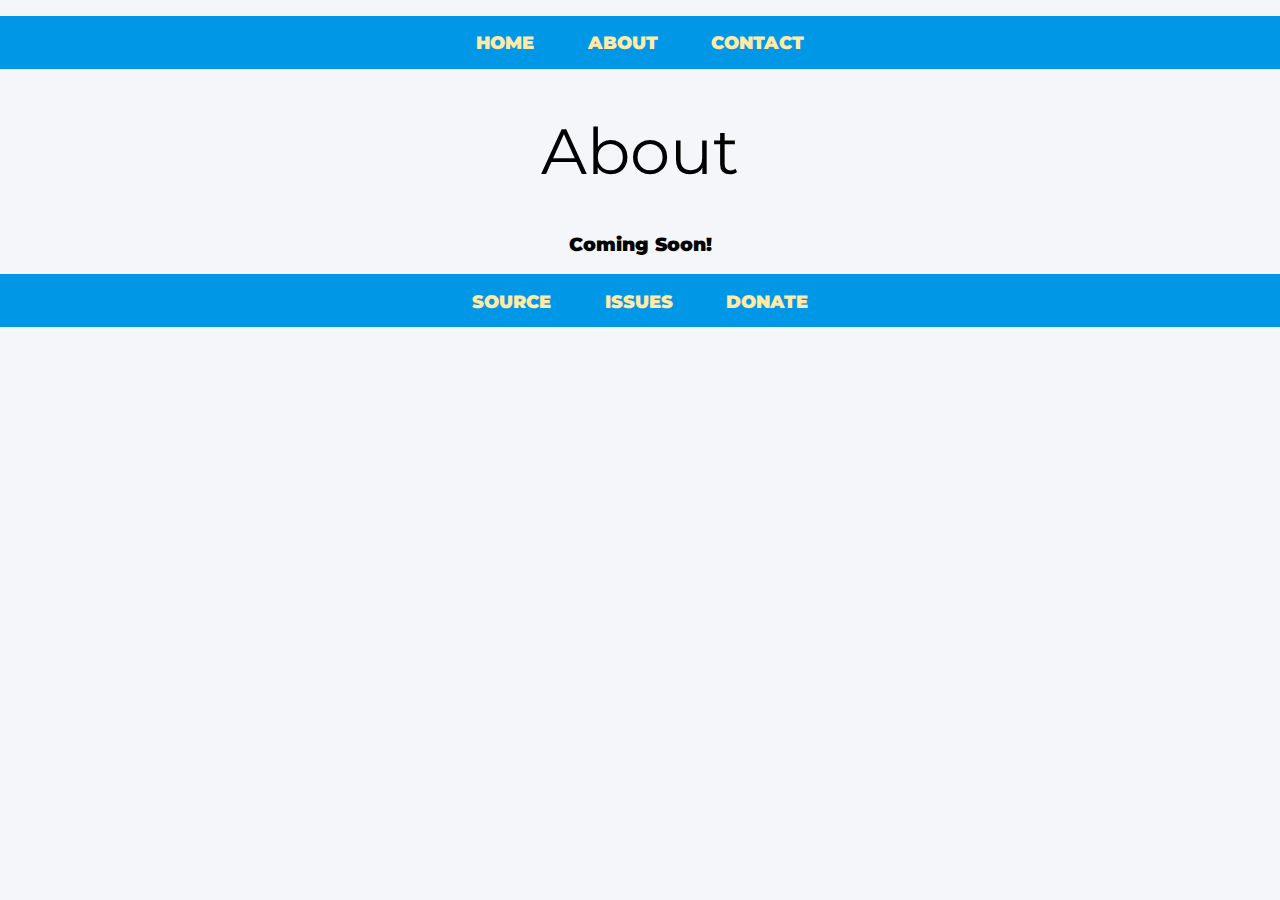
<file: Project6/templates/about.html>
<!DOCTYPE html>
<html lang="en">
<head>
    <meta charset="UTF-8">
    <meta content="width=device-width, initial-scale=1" name="viewport">
    <title>PyKids</title>
    <link href="../static/css/styles.css" rel="stylesheet" type="text/css">
</head>
<body>
<header>
    <!--<img src="images/python.png" alt="PyKids Logo" class="logo">-->
    <nav>
        <ul>
            <li><a href="/">Home</a></li>
            <li><a href="about">About</a></li>
            <li><a href="contact">Contact</a></li>
        </ul>
    </nav>
</header>
<section class="home-hero">
    <div class="container">
        <h1><strong>About</strong></h1>
        <h3><strong>Coming Soon!</strong></h3>
</section>
<footer>
    <nav>
        <ul>
            <li><a href="https://github.com/jbjulia/PyKids">source</a></li>
            <li><a href="https://github.com/jbjulia/PyKids/issues">issues</a></li>
            <li><a href="https://paypal.me/jbjulian">donate</a></li>
        </ul>
    </nav>
</footer>
</body>
</html>
</file>
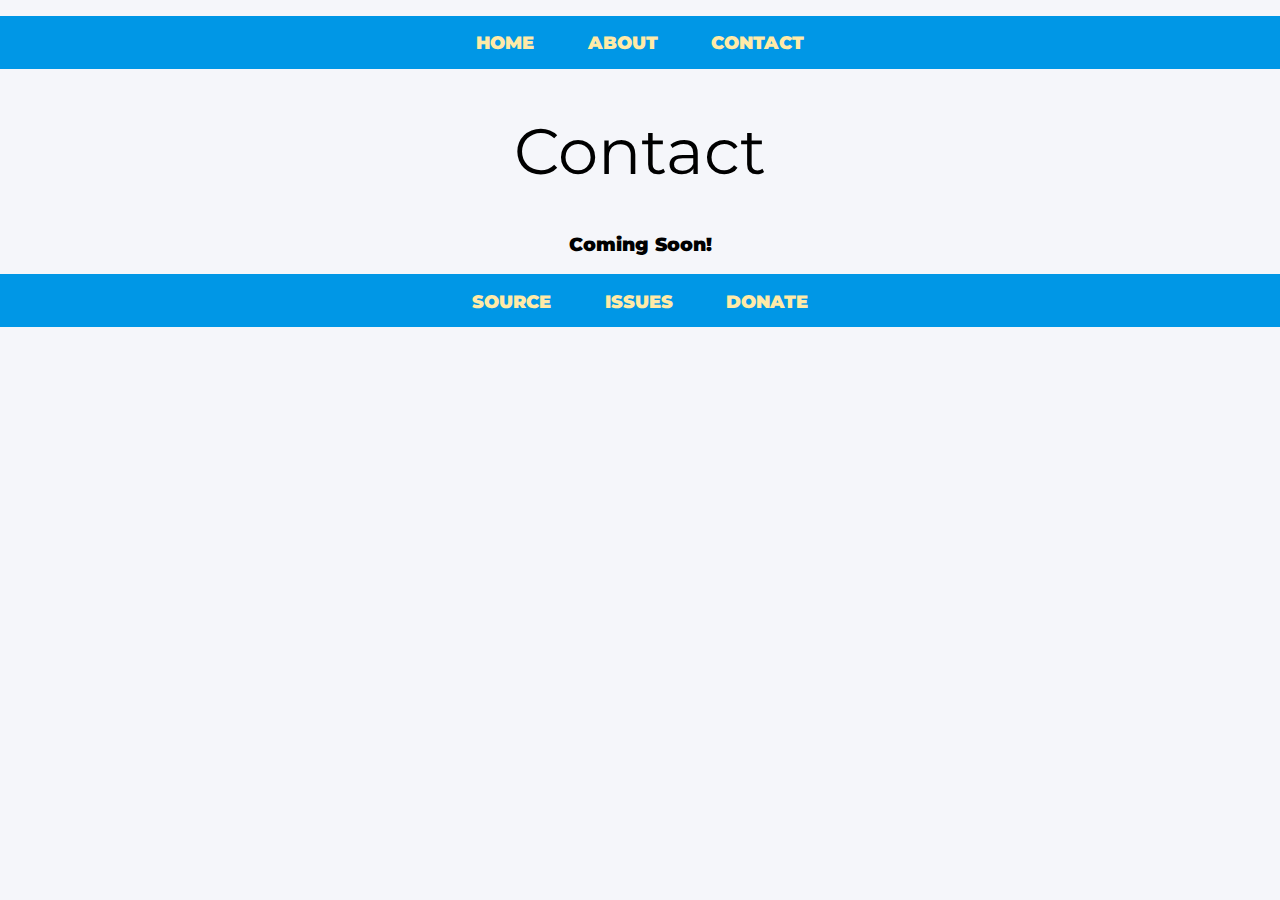
<file: Project6/templates/contact.html>
<!DOCTYPE html>
<html lang="en">
<head>
    <meta charset="UTF-8">
    <meta content="width=device-width, initial-scale=1" name="viewport">
    <title>PyKids</title>
    <link href="../static/css/styles.css" rel="stylesheet" type="text/css">
</head>
<body>
<header>
    <!--<img src="images/python.png" alt="PyKids Logo" class="logo">-->
    <nav>
        <ul>
            <li><a href="/">Home</a></li>
            <li><a href="about">About</a></li>
            <li><a href="contact">Contact</a></li>
        </ul>
    </nav>
</header>
<section class="home-hero">
    <div class="container">
        <h1><strong>Contact</strong></h1>
        <h3><strong>Coming Soon!</strong></h3>
</section>
<footer>
    <nav>
        <ul>
            <li><a href="https://github.com/jbjulia/PyKids">source</a></li>
            <li><a href="https://github.com/jbjulia/PyKids/issues">issues</a></li>
            <li><a href="https://paypal.me/jbjulian">donate</a></li>
        </ul>
    </nav>
</footer>
</body>
</html>
</file>
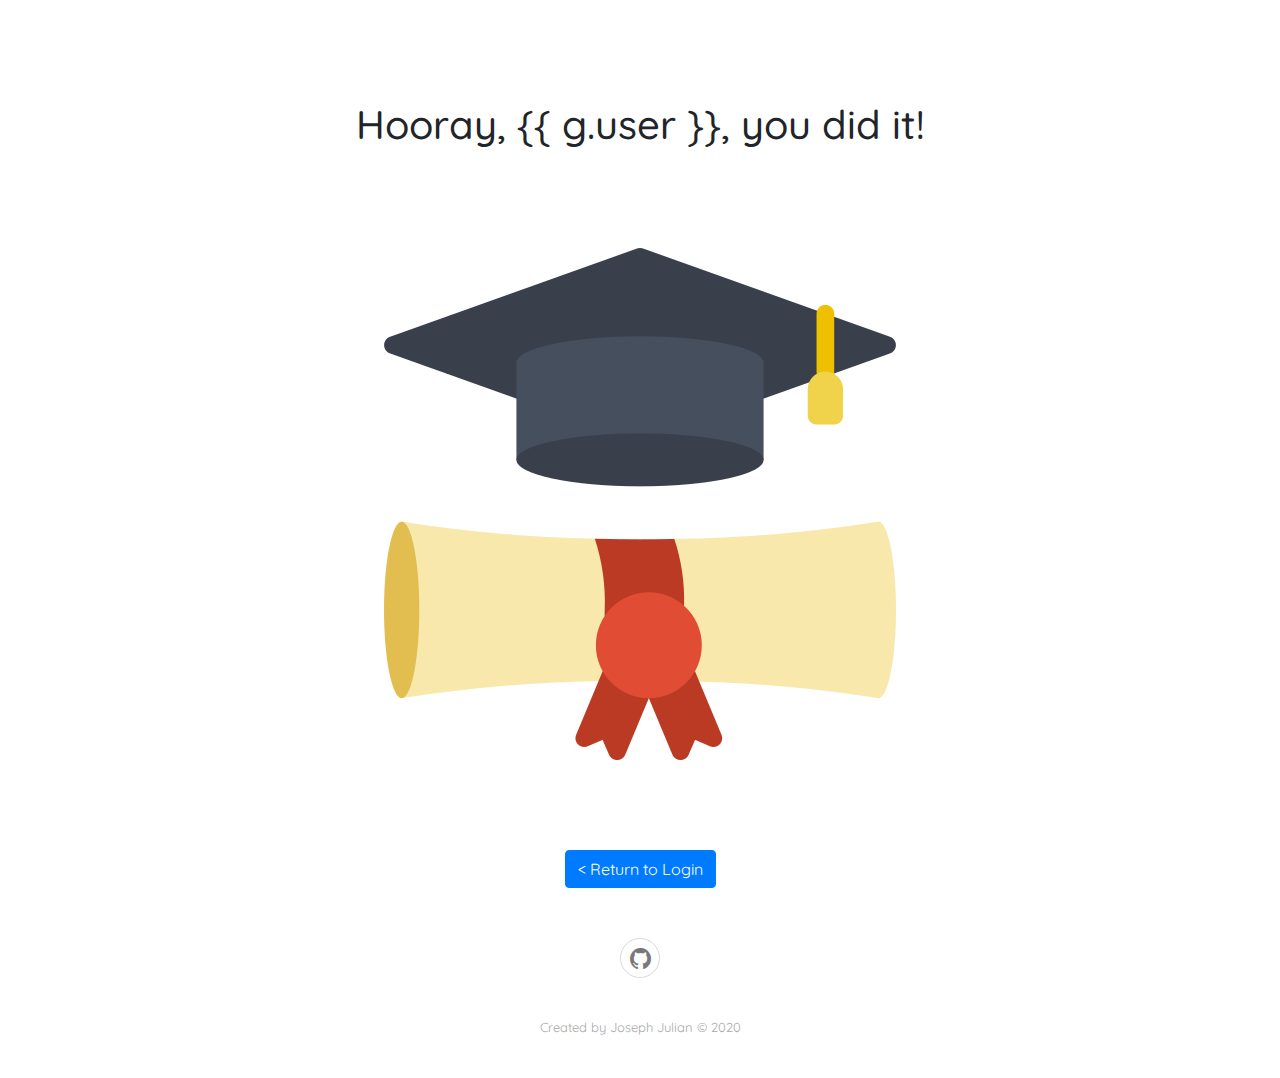
<file: Project8/templates/splash.html>
<!DOCTYPE html>
<html lang="en">

<head>
    <meta charset="utf-8">
    <meta content="width=device-width, initial-scale=1.0, shrink-to-fit=no" name="viewport">
    <title>Splash</title>
    <link href="../static/bootstrap/css/bootstrap.min.css" rel="stylesheet">
    <link href="https://fonts.googleapis.com/css?family=Quicksand" rel="stylesheet">
    <link href="../static/fonts/ionicons.min.css" rel="stylesheet">
    <link href="../static/css/styles.min.css" rel="stylesheet">
</head>

<body>
<h1 class="text-center" style="margin: 150px;font-family: Quicksand, sans-serif;margin-bottom: 50px;margin-top: 100px;">
    Hooray, {{ g.user }}, you did it!</h1>
<div class="container text-center"><img src="../static/img/graduated.png" style="margin: 50px;"></div>
<div class="footer-basic" style="font-family: Quicksand, sans-serif;">
    <div class="container text-center" style="margin-bottom: 50px;">
        <button class="btn btn-primary" onclick="window.location.href = '/'" style="font-family: Quicksand, sans-serif;"
                type="button">&lt; Return to Login
        </button>
    </div>
    <footer class="text-center" style="font-family: Quicksand, sans-serif;">
        <div class="social"><a data-bs-tooltip="" data-toggle="tooltip"
                               href="https://github.com/jbjulia/SDEV300/tree/master/Project8"
                               title="View source code"><i class="icon ion-social-github"></i></a></div>
        <p class="copyright">Created by Joseph Julian © 2020</p>
    </footer>
</div>
<script src="../static/js/jquery.min.js"></script>
<script src="../static/bootstrap/js/bootstrap.min.js"></script>
<script src="../static/js/script.min.js"></script>
</body>

</html>
</file>
<file: Project6/static/css/styles.css>
@import url('https://fonts.googleapis.com/css?family=Montserrat');

* {
    box-sizing: border-box;
}

body {
    background-color: #f5f6fa;
    font-family: 'Montserrat', sans-serif;
    margin: 0;
    text-align: center;
}

img {
    max-width: 100%;
    height: auto;
}

.container {
    margin: 0 auto;
    width: 95%;
}

h1 {
    font-weight: 300;
    font-size: 4rem;
}

h2 {
    font-weight: 300;
    font-size: 2.5rem;
}

.title {
    color: #0984e3;
    font-size: 2.5rem;
}

.button {
    border: 1px solid #0984e3;
    border-radius: 50px;
    color: #0984e3;
    display: inline-block;
    font-size: 1.5rem;
    text-decoration: none;
    padding: .75em .75em;
    background: #f5f6fa;
    box-shadow: 10px 10px 30px #d0d1d5,
    -10px -10px 30px #ffffff;
}

.button:hover,
.button:focus {
    background-color: #f9ca24;
    border: 1px solid #0984e3;
    color: #0984e3;
}

/* Header */

header {
    background-color: #0097e6;
    /* position: absolute; */
    margin-top: 1em;
}

nav ul {
    list-style: none;
    margin: 0;
    padding: 0;
}

nav li {
    display: inline-block;
    margin: 1em;
}

nav a {
    color: #ffeaa7;
    font-size: 1.1rem;
    font-weight: 900;
    padding: .5em;
    text-decoration: none;
    text-transform: uppercase;
}

nav a:hover,
nav a:focus {
    color: #f9ca24;
}

/* Hero */

.home-hero {
    /*
    background-image: url(../images/python.png);
    background-position: center;
    background-size: cover;
     */
}

.home-about {
    font-size: 1.5rem;
    padding: 5em;
}

.home-about-text-box {

}

/* Footer */

footer {
    background-color: #0097e6;
    /* position: absolute; */
    margin-top: 1em;
}
</file>
<file: Project8/static/css/styles.min.css>
.footer-basic{padding:40px 0;background-color:#fff;color:#4b4c4d}.footer-basic ul{padding:0;list-style:none;text-align:center;font-size:18px;line-height:1.6;margin-bottom:0}.footer-basic li{padding:0 10px}.footer-basic ul a{color:inherit;text-decoration:none;opacity:.8}.footer-basic ul a:hover{opacity:1}.footer-basic .social{text-align:center;padding-bottom:25px}.footer-basic .social>a{font-size:24px;width:40px;height:40px;line-height:40px;display:inline-block;text-align:center;border-radius:50%;border:1px solid #ccc;margin:0 8px;color:inherit;opacity:.75}.footer-basic .social>a:hover{opacity:.9}.footer-basic .copyright{margin-top:15px;text-align:center;font-size:13px;color:#aaa;margin-bottom:0}.login-clean{background:#f1f7fc;padding:80px 0}.login-clean form{max-width:320px;width:90%;margin:0 auto;background-color:#fff;padding:40px;border-radius:4px;color:#505e6c;box-shadow:1px 1px 5px rgba(0,0,0,.1)}.login-clean .illustration{text-align:center;padding:0 0 20px;font-size:100px;color:#f4476b}.login-clean form .form-control{background:#f7f9fc;border:none;border-bottom:1px solid #dfe7f1;border-radius:0;box-shadow:none;outline:0;color:inherit;text-indent:8px;height:42px}.login-clean form .btn-primary{background:#f4476b;border:none;border-radius:4px;padding:11px;box-shadow:none;margin-top:26px;text-shadow:none;outline:0!important}.login-clean form .btn-primary:active,.login-clean form .btn-primary:hover{background:#eb3b60}.login-clean form .btn-primary:active{transform:translateY(1px)}.login-clean form .forgot{display:block;text-align:center;font-size:12px;color:#6f7a85;opacity:.9;text-decoration:none}.login-clean form .forgot:active,.login-clean form .forgot:hover{opacity:1;text-decoration:none}.login-dark{height:1000px;background:url(star-sky.jpg) #475d62;background-size:cover;position:relative}.login-dark form{max-width:320px;width:90%;background-color:#1e2833;padding:40px;border-radius:4px;transform:translate(-50%,-50%);position:absolute;top:50%;left:50%;color:#fff;box-shadow:3px 3px 4px rgba(0,0,0,.2)}.login-dark .illustration{text-align:center;padding:15px 0 20px;font-size:100px;color:#2980ef}.login-dark form .form-control{background:0 0;border:none;border-bottom:1px solid #434a52;border-radius:0;box-shadow:none;outline:0;color:inherit}.login-dark form .btn-primary{background:#214a80;border:none;border-radius:4px;padding:11px;box-shadow:none;margin-top:26px;text-shadow:none;outline:0}.login-dark form .btn-primary:active,.login-dark form .btn-primary:hover{background:#214a80;outline:0}.login-dark form .forgot{display:block;text-align:center;font-size:12px;color:#6f7a85;opacity:.9;text-decoration:none}.login-dark form .forgot:active,.login-dark form .forgot:hover{opacity:1;text-decoration:none}.login-dark form .btn-primary:active{transform:translateY(1px)}
</file>
